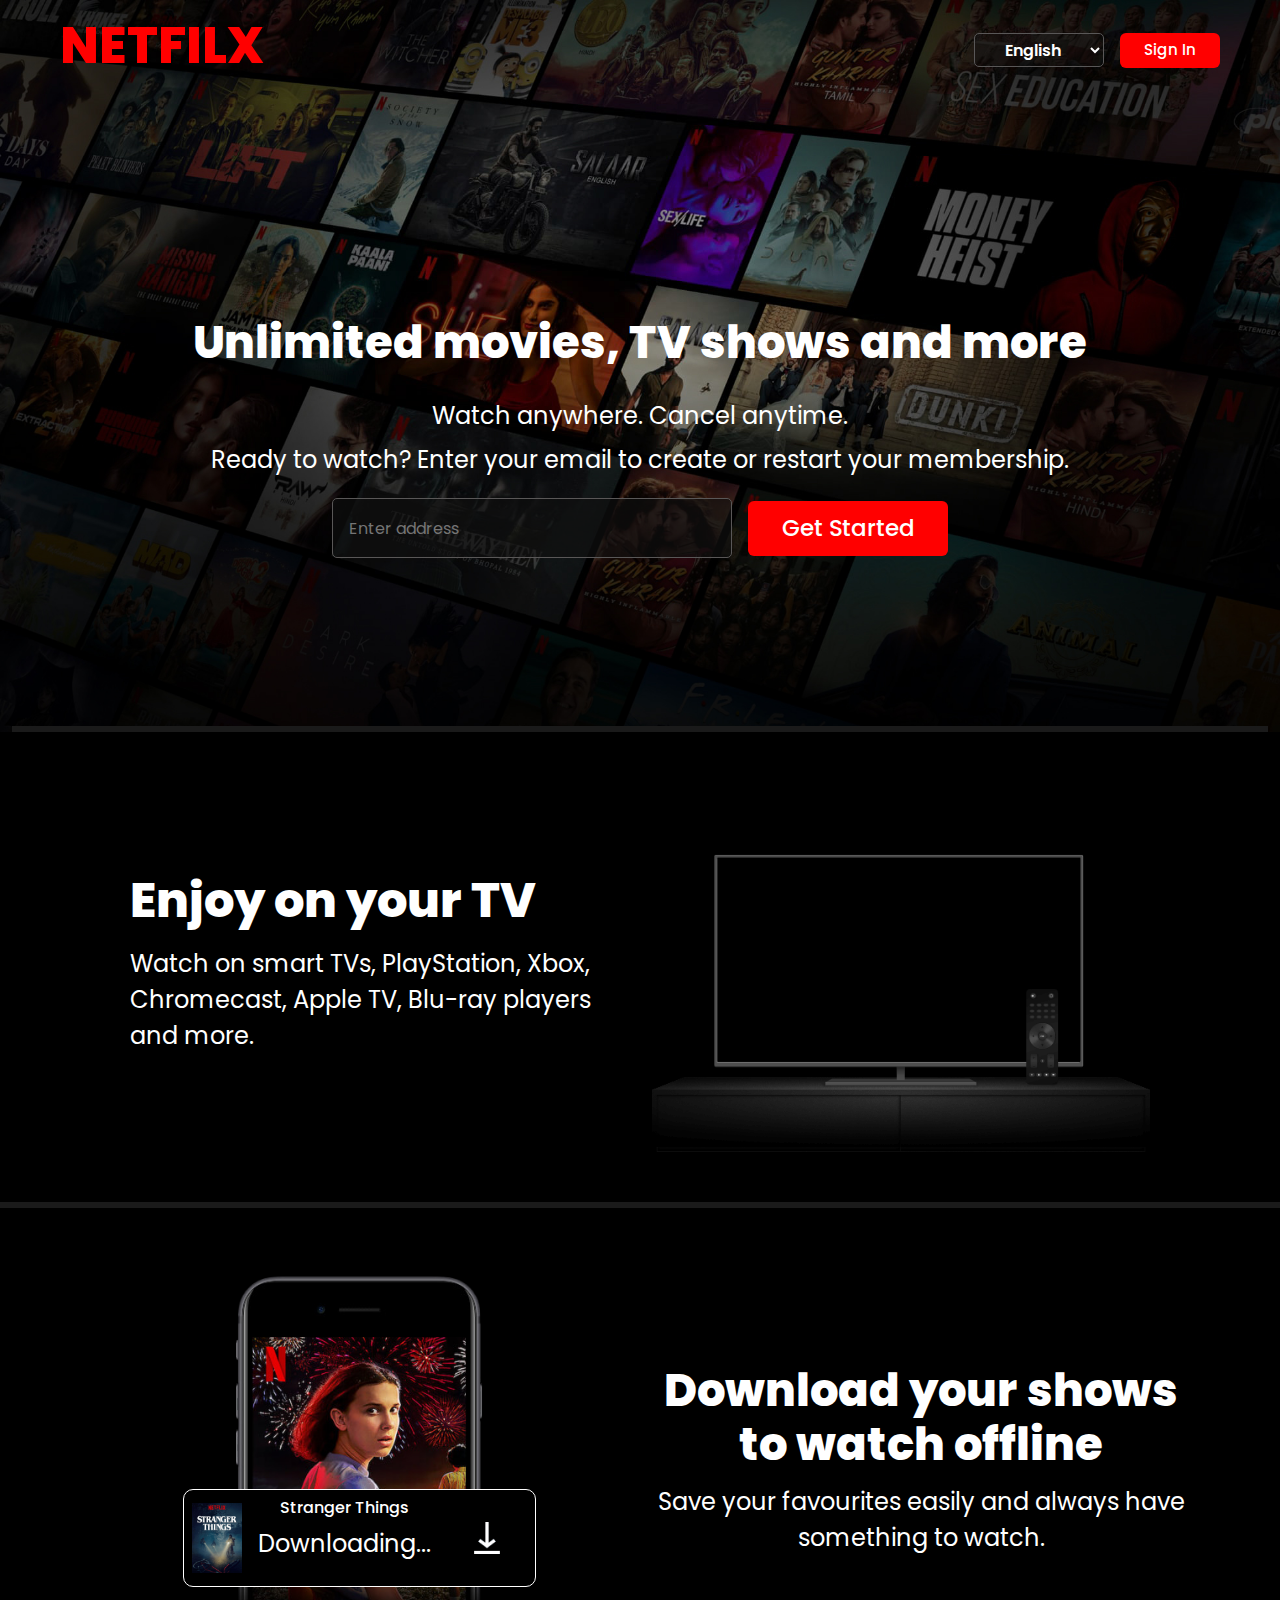
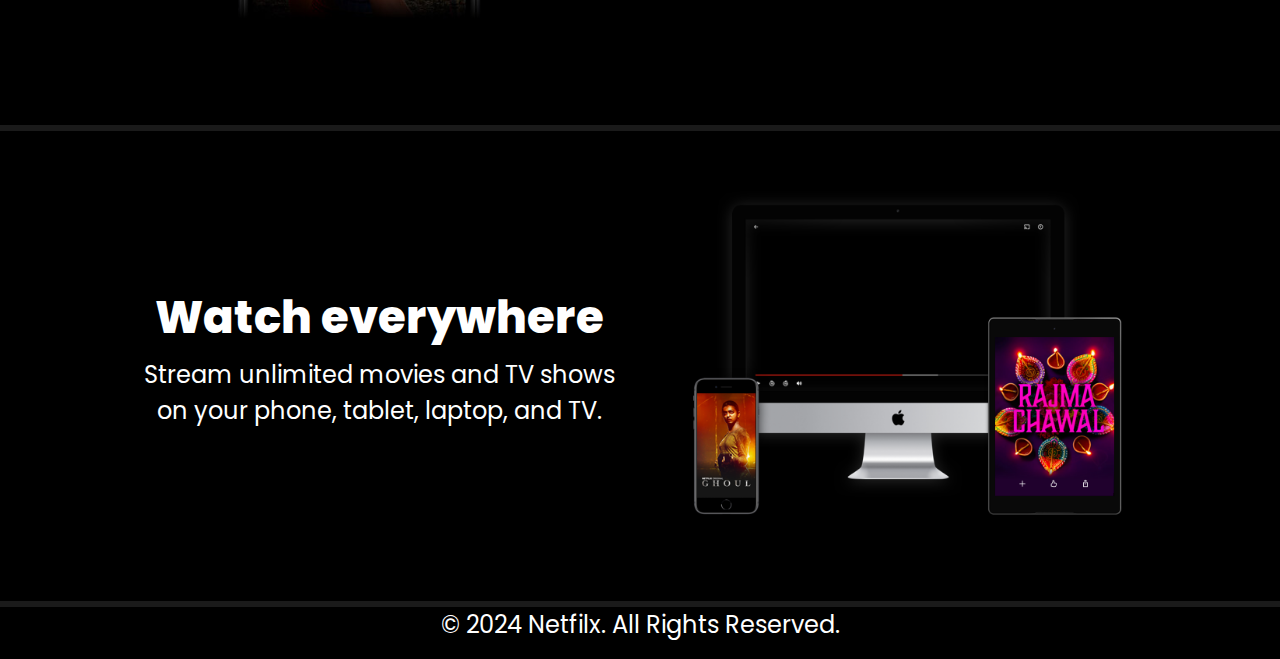
<file: index.html>
<!DOCTYPE html>
<html lang="en">

<head>
    <meta charset="UTF-8">
    <meta name="viewport" content="width=device-width, initial-scale=1.0">
    <title>Netfilx-Clone</title>
    <link rel="icon" type="Netfilx-icon" href="./Images/icon.png">



    <link rel="preconnect" href="https://fonts.googleapis.com">
    <link rel="preconnect" href="https://fonts.gstatic.com" crossorigin>
    <link
        href="https://fonts.googleapis.com/css2?family=Poppins:ital,wght@0,100;0,200;0,300;0,400;0,500;0,600;0,700;0,800;0,900;1,100;1,200;1,300;1,400;1,500;1,600;1,700;1,800;1,900&display=swap"
        rel="stylesheet">

    <link href="https://cdn.jsdelivr.net/npm/bootstrap@5.3.3/dist/css/bootstrap.min.css" rel="stylesheet"
        integrity="sha384-QWTKZyjpPEjISv5WaRU9OFeRpok6YctnYmDr5pNlyT2bRjXh0JMhjY6hW+ALEwIH" crossorigin="anonymous">


    <link rel="stylesheet" href="./style.css">
</head>

<body>
    <header>
        <div class="container-fluid">
            <div class="d-flex py-3 justify-content-between px-xl-5">
                <div class="nav-services">
                    <!-- <img src="./Images/netfilx-logo.png" class="logo"> -->
                    <h1><span>NETFILX</span></h1>
                </div>

                <div class="d-flex  gap-3 text-center align-items-center justify-content-center">
                    <div class="nav-2">
                        <select class="languageSelect text-center ">
                            <option value="english">English</option>
                            <option value="hindi">Hindi</option>
                        </select>
                    </div>
                    <div class="d-flex justify-content-center align-items-center">
                        <a href="./login.html" class=" my-btn btn-primary ">Sign In</a>
                    </div>
                </div>
            </div>

            <!-- <nav class="navbar" style="background-color: #ffffff02;">
            <div class="container-fluid">
                <div class="nav-services">
                    <img src="./Images/netfilx-logo.png" class="logo">
                </div>
                <button class="navbar-toggler" type="button" data-bs-toggle="collapse"
                    data-bs-target="#navbarSupportedContent" aria-controls="navbarSupportedContent"
                    aria-expanded="false" aria-label="Toggle navigation">
                    <span class="navbar-toggler-icon"></span>
                </button>
                <div class="collapse navbar-collapse" id="navbarSupportedContent">
                    <div class="d-flex flex-column gap-3 text-center align-items-end justify-content-center">
                        <div>
                            <select class="languageSelect text-center ">
                                <option value="english">English</option>
                                <option value="hindi">Hindi</option>
                            </select>
                        </div>
                        <div class="d-flex justify-content-center align-items-center">
                            <a href="#" class="my-btn btn-primary ">Sign In</a>
                        </div>
                    </div>

                </div>
            </div>
        </nav> -->


            <div class="home">
                <div class="container-lg">
                    <div class="col-md-12  p-lg-5 text-center">
                        <div class="pt-lg-5">
                            <h1>
                                Unlimited movies, TV shows and more
                            </h1>
                        </div>
                        <div>
                            <p class="py-1">
                                <span class="pt-3 d-block">Watch anywhere. Cancel anytime.</span><span
                                    class="pt-2 d-block">Ready to watch? Enter your email to create or restart your
                                    membership.
                                </span>
                            </p>
                        </div>
                        <div class="col-md-12">
                            <div class="row">
                                <div class="d-flex flex-column-sm gap-3 align-items-center justify-content-center">
                                    <div class="d-flex">
                                        <input type="text" placeholder="Enter address" width="10%" class="px-3">
                                    </div>
                                    <div class=" d-flex align-items-center justify-content-center ">
                                        <a href="#" class="get-started">Get Started</a>
                                    </div>
                                </div>
                            </div>
                        </div>
                    </div>
                </div>
            </div>
            <div class="bottom-line"></div>
    </header>

    <section class="section-2">
        <div class="container-lg">
            <div class="col-xl-12 p-lg-5">
                <div class="row ">
                    <div class="col-lg-6 d-flex flex-column justify-content-center">
                        <h2 class="py-2">Enjoy on your TV </h2>
                        <p>
                            Watch on smart TVs, PlayStation, Xbox, Chromecast, Apple TV, Blu-ray players and more.
                        </p>
                    </div>
                    <div class="col-lg-6 text-center">
                        <img src="./Images/tv.png" width="100%" alt="">
                        <div class="video-1">
                            <!-- <video width="415" height="460" autoplay muted loop>
                                <source src="./Images/netfilx Hitlist For April _ New On netfilx _ netfilx India.mp4"
                                    type="video/mp4">
                                Your browser does not support the video tag.
                            </video> -->
                        </div>
                    </div>
                </div>
            </div>
        </div>
        <div class="bottom-line"></div>
    </section>
    <section class="section-3">
        <div class="container-lg">
            <div class="col-md-12 p-lg-2">
                <div class="row">
                    <div class="col-lg-6 text-center  d-flex flex-column  justify-content-center align-items-center">
                        <img src="./Images/mobile-08191.png" width="100%" class="mobile" alt="">

                        <div class=" d-flex p-2 gap-3 justify-content-center align-items-center">
                            <img src="./Images/boxshot.png" class="inner-img-1" width="50px" alt="">
                            <div>
                                <h6>Stranger Things</h6>
                                <p>Downloading...</p>
                            </div>
                            <div>
                                <img src="./Images/download-icon.gif" width="80px" alt="">
                            </div>
                        </div>
                    </div>
                    <div class="col-lg-6 d-flex flex-column text-center justify-content-center">
                        <h1 class="py-1">Download your shows to watch offline</h1>
                        <p>
                            Save your favourites easily and always have something to watch.
                        </p>
                    </div>
                </div>
            </div>
        </div>
    </section>
    <div class="bottom-line">
    </div>

    <section class="section-4">
        <div class="container-lg ">
            <div class="col-md-12 p-lg-5 py-5">
                <div class="row">
                    <div class="col-lg-6 text-center d-flex flex-column justify-content-center">
                        <h1 class="py-1">Watch everywhere</h1>
                        <p>
                            Stream unlimited movies and TV shows on your phone, tablet, laptop, and TV.
                        </p>
                    </div>
                    <div class="col-lg-6">
                        <div>
                            <!-- <video width="400" height="750" autoplay muted loop>
                                        <source
                                            src="./Images/netfilx Hitlist For April _ New On netfilx _ Netfilx India.mp4"
                                            type="video/mp4">
                                        Your browser does not support the video tag.
                                    </video> -->
                            <img src="./Images/Tv-2.png" width="100%" class="Tv-2" alt="">
                        </div>
                    </div>
                </div>
            </div>
        </div>
    </section>
    <div class="bottom-line">
    </div>
    </section>


    <script src="https://cdn.jsdelivr.net/npm/bootstrap@5.3.3/dist/js/bootstrap.bundle.min.js"
        integrity="sha384-YvpcrYf0tY3lHB60NNkmXc5s9fDVZLESaAA55NDzOxhy9GkcIdslK1eN7N6jIeHz"
        crossorigin="anonymous"></script>
</body>
<footer>
    <p class="text-center px-5">&copy; 2024 Netfilx. All Rights Reserved.</p>
</footer>

</html>
</body>

</html>
</file>
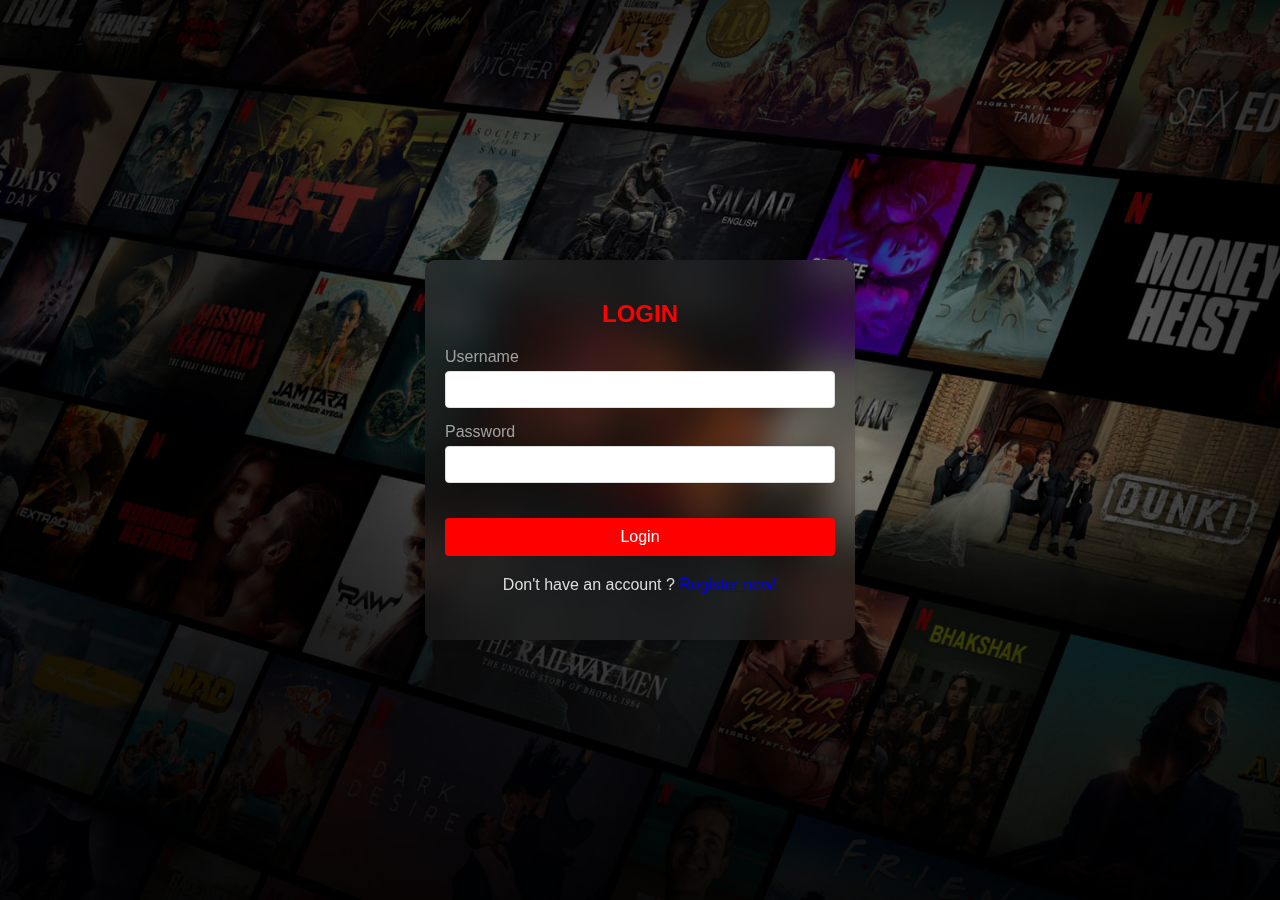
<file: login.html>
<!DOCTYPE html>
<html lang="en">
<head>
    <meta charset="UTF-8">
    <meta name="viewport" content="width=device-width, initial-scale=1.0">
    <title>Login Page</title>
    <link rel="stylesheet" href="./login.css">
</head>
<body>
    <div class="login-container">
        <h2>LOGIN</h2>
        <form action="login.php" method="POST">
            <div class="input-group">
                <label for="username">Username</label>
                <input type="text" id="username" name="username" required>
            </div>
            <div class="input-group">
                <label for="password">Password</label>
                <input type="password" id="password" name="password" required>
            </div>
            <button type="submit">Login</button>

            <p>Don't have an account ? <a href="./register.html">Register now!</a></p>
        </form>
    </div>
</body>
</html>
</file>
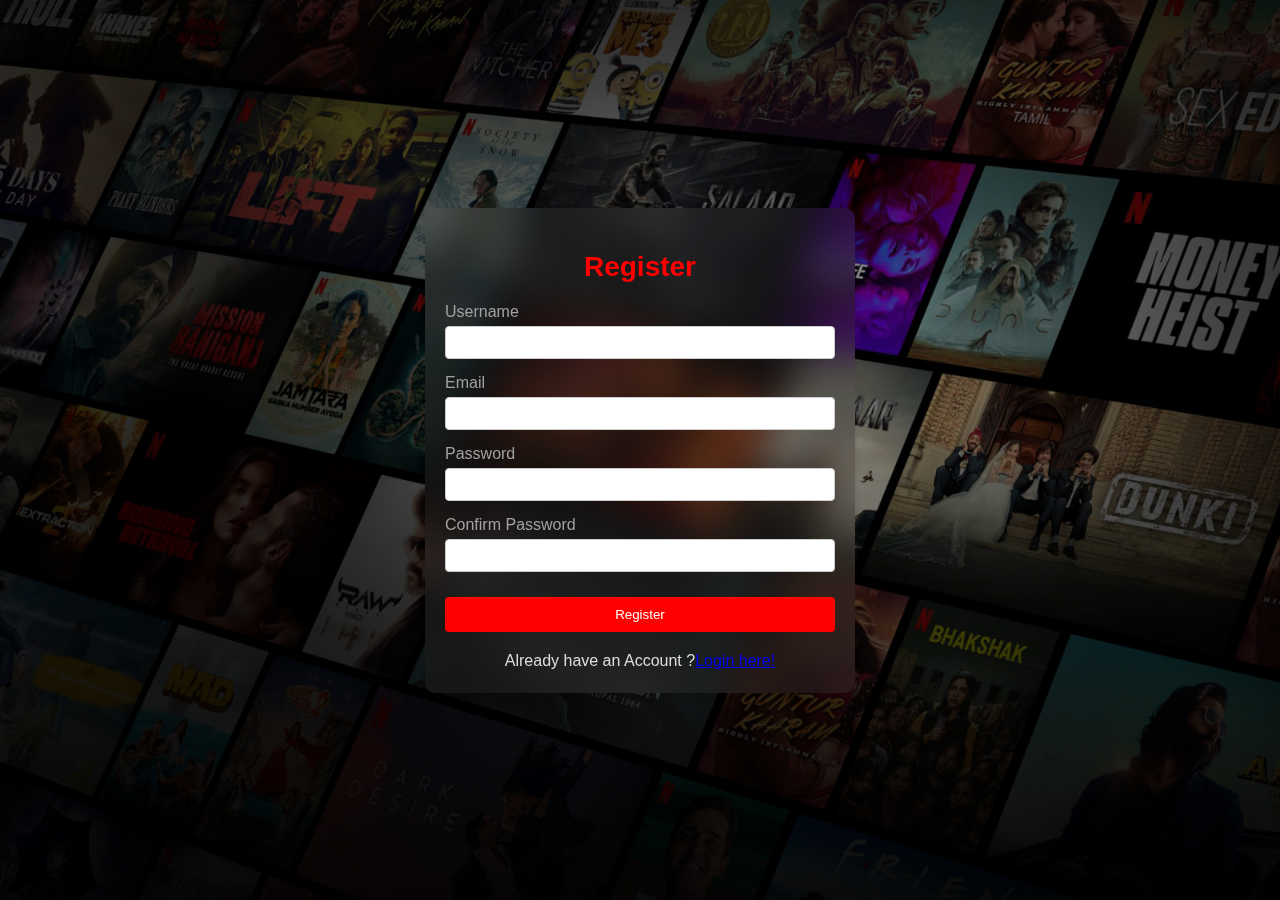
<file: register.html>
<!DOCTYPE html>
<html lang="en">
<head>
    <meta charset="UTF-8">
    <meta name="viewport" content="width=device-width, initial-scale=1.0">
    <title>Registration Form</title>
    <link rel="stylesheet" href="./register.css">
</head>
<body>
    <div class="container">
        <form action="/submit_registration" method="post" class="registration-form">
            <h2>Register</h2>
            <div class="form-group">
                <label for="username">Username</label>
                <input type="text" id="username" name="username" required>
            </div>
            <div class="form-group">
                <label for="email">Email</label>
                <input type="email" id="email" name="email" required>
            </div>
            <div class="form-group">
                <label for="password">Password</label>
                <input type="password" id="password" name="password" required>
            </div>
            <div class="form-group">
                <label for="confirm_password">Confirm Password</label>
                <input type="password" id="confirm_password" name="confirm_password" required>
            </div>
            <button type="submit">Register</button>
            <p>Already have an Account ?  <a href="./login.html"> Login here!</a></p>
        </form>
    </div>
</body>
</html>
</file>
<file: style.css>
* {
    padding: 0px;
    margin: 0px;
}

:root {
    --bottom-line: #1a1a1a;
}

body {
    max-width: 100%;
    font-family: "Poppins", sans-serif;
    background-color: #000000;
}

h1 {
    font-size: 45px;
    font-weight: 800;
    color: #ffffff;
}
body h2{
    font-size: 48px;
    font-weight: 800;
    color: #ffffff;
}

body h6 {
    color: #ffffff;
}

p {
    font-size: 24px;
    color: #ffffff;
}
header h1 span{
    font-size: 50px; 
    color: #ff0000;
}
.home {
    padding: 120px 0px;
}

.bottom-line {
    background-color: var(--bottom-line);
    width: 100%;
    height: 6px;
}

/*  commen section end */

/* ----nav section startrs */
.container-fluid>div>div>img{
    max-width: 100%;
    width: 160px;
    height: 60px;
}
.logo{
    max-width: 100%;
    width: 160px;
    height: 60px;
}
.my-btn{
    text-decoration: none;
    color: #ffffff;
    font-size: 15px;
    font-weight: 500;
    padding: 10px;
}
.btn-primary{
    height: 35px;
    width: 100px;
    border-radius: 6px;
    background-color: red;
    display: flex;
    justify-content: center;
    align-items: center;    
}

/* .container-fluid>div> :nth-child(2)> :nth-child(2) {
    height: 35px;
    width: 100px;
    border-radius: 6px;
    background-color: red;
}

.container-fluid>div> :nth-child(2)> :nth-child(2) a {
    text-decoration: none;
    color: #ffffff;
    font-size: 15px;
    font-weight: 500;
    padding: 10px;
} */


.languageSelect {
    background-color: #0f0f0f50;
    width: 130px;
    height: 34px;
    border: #595757 1px solid;
    color: #ffff;
    font-weight: 600;
    /* backdrop-filter: blur(7px); */
    border-radius: 5px;
}

/* nav section Ends */

/* home section start */
header {
    background: url(./Images/Netfilx-Bg-2.jpg);
    background-repeat: no-repeat;
    background-size:cover;
}

.home > div h1 {
    font-size: 45px;
    font-weight: 800;
    color: #ffffff;
}

.home > div p {
    font-size: 24px;
    color: #ffffff;
}

.home > div > div > :nth-child(3) input {
    background-color: #0f0f0fa3;
    width: 400px;
    height: 60px;
    border-radius: 5px;
    border: 1px #595757 solid;
    color: #ffffff;

}

.home > div > div > :nth-child(3) :nth-child(2) {
    height: 55px;
    width: 200px;
    border-radius: 6px;
    background-color: red;
}

.home > div > div > :nth-child(3) :nth-child(2) a {
    text-decoration: none;
    color: #ffffff;
    font-size: 23px;
    font-weight: 500;
    padding: 30px;
}




/* home section End */


/* section-2  start */

.section-2 {
    background-color: #000000;

}

.section-2>div>div>div {
    position: relative;

}

.section-2>div>div>div>div video {
    position: absolute;
    /* top: 0px; */
    bottom: 0px;
    right: 100px;
    z-index: 10;
}


/* section-2  End */

/*  secrion 3 start */
.section-3>div>div>div>div img {
    position: relative;
}

.section-3>div>div>div>div>div {
    position: relative;
    background-color: #000000;
    border: 1px #ffffff solid;
    border-radius: 10px;
    bottom: 130px;
}


/*  secrion 3 End */



/*  secrion 4 start */

.section-4>div>div>div>div video {
    position: absolute;
    bottom: 0px;
    right: 115px;
    
}

.tab {
    position: absolute;
    height: 185px;
    width: 255px;
    top: 260px;
    left: 1050px;
    transform: rotate(90deg);
}


/* section 4  end  */


/*  */

@media only screen and (max-width: 959px){
    header h1 span{
        font-size: 50px; 
        color: #ff0000;
    }
    .container-fluid>div>div>img{
        width: 120px;
        height: 50px;
    }
    .home {
        padding: 50px 0px;
    }
    
    body h1,.home > div > div h1{
        font-size: 32px;
        font-weight: 700;
        color: #ffffff;
    }
    .home > div > div > div p{
        font-size: 18px;
        color: #ffffff;
    }

    /* section 2 */
    .section-2{
        padding: 50px 0px;
        text-align: center;
    }
    .section-2 > div > div > div h2{
        font-size: 32px;
    }
    .section-2 > div > div > div p{
        font-size: 17px;
    }

    /* section 3 */

    .section-3 > div > div > div > :nth-child(2) h1 {
        font-size: 32px;
        
    }
    .section-3 > div > div > div > :nth-child(2) p{
        font-size: 17px;   
    }
    .section-3 > div > div > div {
        padding: 40px 0px;
        display: flex;
        flex-direction: column-reverse;
    }
    .section-3 > div > div > div > div > div  {
        width: 400px;
        height: 80px;
    }
    .section-3 > div > div > div > div > div > :last-child  img {
       height: 70px;
       width: 70px;
    }
    .section-3 > div > div > div > div > div > div {
      padding: 0px 5px;
    }
    .section-3 > div > div > div > div > div > div h6 {
     font-size: 18px;
     font-weight: 600;
    }
    .section-3 > div > div > div > div > div > div p {
     font-size: 14px;
     color: blue;
     letter-spacing: 1px;
    }
   
   
}





@media only screen and (max-width: 576px) {
    .d-flex.flex-column-sm {
        flex-direction: column;
    }

   .nav-2{
    display: none;
   }
   header h1 span{
    font-size: 35px; 
    color: #ff0000;
}
}
@media only screen and (max-width: 425px) {
    .home > div > div > div:last-child > div > div > div input{
        width: 320px;
    }


    .section-3 > div > div > div > div > div  {
        width: 300px;
        height: 70px;
    }
    .section-3 > div > div > div > div > div > :last-child  img {
       height: 50px;
       width: 50px;
    }
    .section-3 > div > div > div > div > div > div {
      padding: 0px 5px;
    }
    .section-3 > div > div > div > div > div > div h6 {
        font-size: 18px;
        font-weight: 600;
        padding: 0px;
        margin: 0px;
    }
    .section-3 > div > div > div > div > div > div p {
        font-size: 14px;
        color: blue;
        letter-spacing: 1px;
        margin: 0px ;
    }
    .section-3 .inner-img-1 {
        height: 60px;
        width: 45px;
    }
}


@media only screen and (max-width: 375px) {
    .container-fluid> div > div > img{
        height: 35px;
        width: 80px;
    }
   .container-fluid > div > :nth-child(2) > div {
    display: none;
   }
   .section-2{
    padding: opx
    ;
   }
}

@media only screen and (max-width: 320px) {
    .home > div > div > div:last-child > div > div > div input{
        width: 220px;
        height: 45px;
    }
    .home > div > div > div:last-child > div > div >  :nth-child(2){
        width: 140px;
        height: 45px;
    }
    .home > div > div > div:last-child > div > div >  :nth-child(2) a{
       font-size: 16px;
       padding: 0px;
    }
    
}
</file>
<file: login.css>
body {
    font-family: Arial, sans-serif;
    /* background-color: #f0f2f5; */
    background: url(./Images/Netfilx-Bg-2.jpg);
    background-repeat: no-repeat;
    background-size:cover;
    display: flex;
    justify-content: center;
    align-items: center;
    height: 100vh;
    margin: 0;
}

.login-container {
    background: rgba(142, 135, 135, 0.1);
    backdrop-filter: blur(20px);
    -webkit-backdrop-filter: blur(10px);
    padding: 20px;
    border-radius: 10px;
    box-shadow: 0 4px 6px rgba(0, 0, 0, 0.1);
    height: 340px;
    width: 390px;
    text-align: center;
}

h2 {
    margin-bottom: 20px;
    color:red;
}

.input-group {
    margin-bottom: 15px;
    text-align: left;
}

label {
    display: block;
    margin-bottom: 5px;
    color: #a2a0a0;
}

input {
    /* width: calc(100% - 20px); */
    width: 100%;
    padding: 10px;
    margin: 0;
    border: 1px solid #ddd;
    border-radius: 4px;
    /* background-color: #ddd;/ */
    box-sizing: border-box;
}

button {
    width: 100%;
    padding: 10px;
    border: none;
    border-radius: 4px;
    background-color: #ff0000;
    color: #fff;
    font-size: 16px;
    cursor: pointer;
    margin-top: 20px;
}

button:hover {
    background-color: #a80000;
}

p{
    margin-top: 20px;
    color: #ddd;
}
</file>
<file: register.css>
body {
    font-family: Arial, sans-serif;
    /* background-color: #f0f2f5; */
    background: url(./Images/Netfilx-Bg-2.jpg);
    background-repeat: no-repeat;
    background-size:cover;
    display: flex;
    justify-content: center;
    align-items: center;
    height: 100vh;
    margin: 0;
}

.container {
    background: rgba(142, 135, 135, 0.1);
    backdrop-filter: blur(20px);
    -webkit-backdrop-filter: blur(10px);
    padding: 20px;
    padding-bottom: 35px;
    border-radius: 10px;
    box-shadow: 0 4px 6px rgba(0, 0, 0, 0.1);
    height: 430px;
    width: 390px;
    text-align: center;
}


.registration-form {
    display: flex;
    flex-direction: column;
    margin-bottom: 15px;
    text-align: left;
}

.registration-form h2 {
    margin-bottom: 20px;
    color: #ff0000;
    display: flex;
    font-size: 28px;
    justify-content: center;
}

.form-group {
    margin-bottom: 15px;
}

.form-group label {
    display: block;
    margin-bottom: 5px;
    color: #a2a0a0;
}

.form-group input {
    width: 100%;
    padding: 8px;
    box-sizing: border-box;
    border: 1px solid #ccc;
    border-radius: 4px;
}

button {
    padding: 10px;
    background-color: #ff0000;
    color: white;
    border: none;
    border-radius: 4px;
    cursor: pointer;
    margin-top: 10px;
}

button:hover {
    background-color: #a80000;
}
p{
    margin-top: 20px;
    color: #ddd;
    display: flex;
    justify-content: center;
}
</file>
